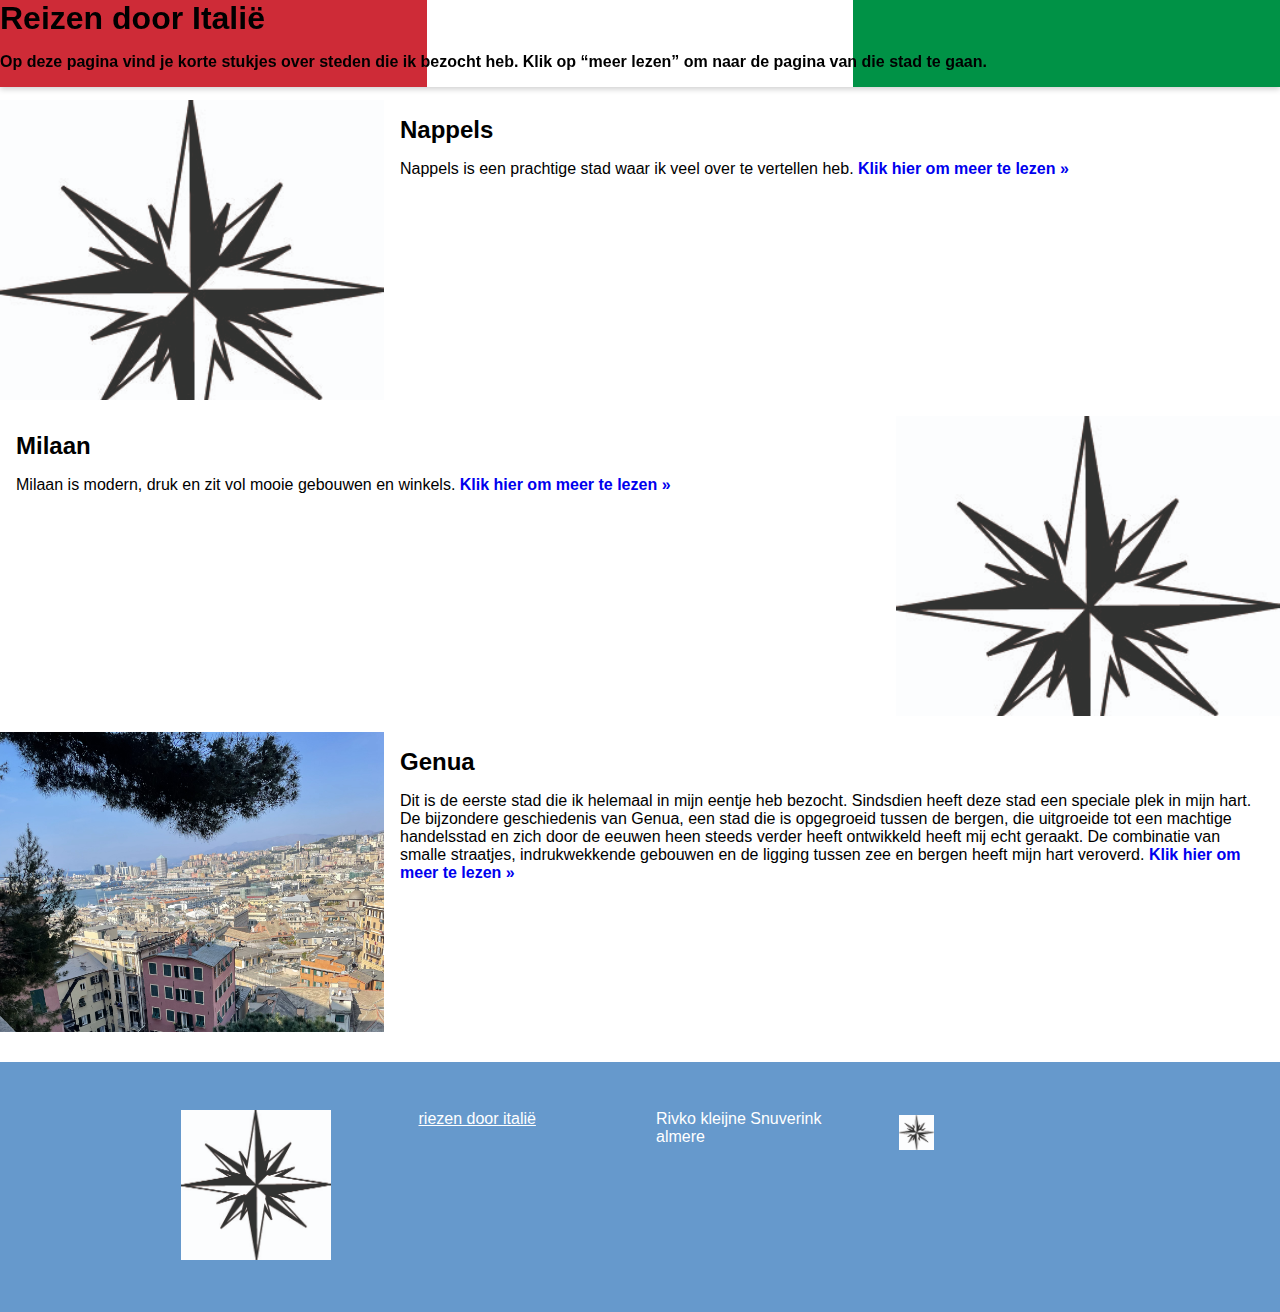
<file: index.html>
<!DOCTYPE html>
<html>
<head>
  <title>Reizen door Italië</title>
  <meta charset="utf-8">

  <style>
    body { margin: 0; padding: 0; font-family: Verdana, sans-serif; }

#header {
  position: fixed;
  top: 0;
  left: 0;
  width: 100%;


  background: linear-gradient(90deg,
    #ce2b37 0% 33.33%,
    #ffffff 33.33% 66.66%,
    #009246 66.66% 100%
  );

  z-index: 1000;
  box-shadow: 0 2px 6px rgba(0,0,0,0.2);
}


.header-inner {
  width: 950px;
  margin: 0 auto;
  padding: 20px 0;
}


    #inhoud { margin-bottom: 30px; }
    #inhoud { margin-top: 100px; 
}


    h1 { font-family: Kalam, sans-serif; font-size: 2em; margin: 0 0 10px 0; }
    h2 { margin: 0 0 10px 0; }

    #header h1, #header p { font-weight: bolder; }
    #header h1 { color: rgb(0, 0, 0); }
    

    
    .row {
      width: 100%;
      height: 300px;
      overflow: hidden;
      margin: 16px 0;
      box-sizing: border-box;
    }

   
    .txtimg {
      width: 30%;
      height: 300px;
      float: left;
      box-sizing: border-box;
    }

    .txtimg img {
      width: 100%;
      object-fit: cover;
      display: block;
    }

    
    .txt {
      width: 70%;      
      float: right;
      box-sizing: border-box;
      padding: 16px;
      overflow: auto;
    }

    
    .right .txtimg { float: right; }
    .right .txt { float: left; }

    
    .txt a {
      text-decoration: none;
      font-weight: bold;
    }
    .txt a:hover { text-decoration: underline; }
@media (max-width: 500px) {

  .row {
    height: auto;   /* hoogte automatisch laten meegroeien */
  }

  .txtimg {
    width: 100%;
    height: auto;
    float: none;    /* float uitzetten */
  }

  .txtimg img {
    height: auto;
  }

  .txt {
    width: 100%;
    float: none;    /* float uitzetten */
  }

}
    
    #footer {
      width: 100%;
      background-color: #6699cc;
      padding: 2em 0;
      font-family: Calibri, sans-serif;
      color: white;
      overflow: auto;
    }
    #footer .footer-inner {
      width: 950px;
      margin: 0 auto;
      overflow: auto;
    }
    #footer .col {
      width: 25%;
      float: left;
      padding: 1em;
      box-sizing: border-box;
      min-height: 6em;
    }
    #footer a { color: white; }

    #socials img {
      width: 35px;
      height: 35px;
      margin: 5px;
    }
  </style>
</head>

<body>
  <div id="header">
    <h1>Reizen door Italië</h1>
    <p>
      Op deze pagina vind je korte stukjes over steden die ik bezocht heb.
      Klik op “meer lezen” om naar de pagina van die stad te gaan.
    </p>
  </div>

  <div id="inhoud">

    <!-- Nappels -->
    <div class="row left">
      <div class="txtimg">
        <img src="logo.jpg" alt="Nappels">
      </div>
      <div class="txt">
        <h2>Nappels</h2>
        <p>
          Nappels is een prachtige stad waar ik veel over te vertellen heb.
          <a href="nappels.html">Klik hier om meer te lezen &raquo;</a>
        </p>
      </div>
    </div>

    <!-- Milaan -->
    <div class="row right">
      <div class="txtimg">
        <img src="logo.jpg" alt="Milaan">
      </div>
      <div class="txt">
        <h2>Milaan</h2>
        <p>
          Milaan is modern, druk en zit vol mooie gebouwen en winkels.
          <a href="milaan.html">Klik hier om meer te lezen &raquo;</a>
        </p>
      </div>
    </div>

    <div class="row left">
      <div class="txtimg">
        <img src="Genua_1.jpg" alt="Rome">
      </div>
      <div class="txt">
        <h2>Genua</h2>
        <p>
         Dit is de eerste stad die ik helemaal in mijn eentje heb bezocht. 
         Sindsdien heeft deze stad een speciale plek in mijn hart. De bijzondere geschiedenis van Genua,
         een stad die is opgegroeid tussen de bergen, die uitgroeide tot een machtige handelsstad en zich door de eeuwen heen steeds verder heeft ontwikkeld heeft mij echt geraakt.
        De combinatie van smalle straatjes, indrukwekkende gebouwen en de ligging tussen zee en bergen heeft mijn hart veroverd.
          <a href="Genua.html">Klik hier om meer te lezen &raquo;</a>
        </p>
      </div>
    </div>

  </div>

  <div id="footer">
    <div class="footer-inner">

      <div class="col">
        <img src="logo.jpg" width="150" alt="logo">
      </div>

      <div class="col">
        <a href="logo.jpg" target="_self">riezen door italië</a><br>
       
      </div>

      <div class="col">
        Rivko kleijne Snuverink<br>
        almere<br>
        
      </div>

      <div class="col">
        <div id="socials">
          <img src="logo.jpg" alt="social">
        </div>
      </div>

    </div>
  </div>

</body>
</html>
</file>
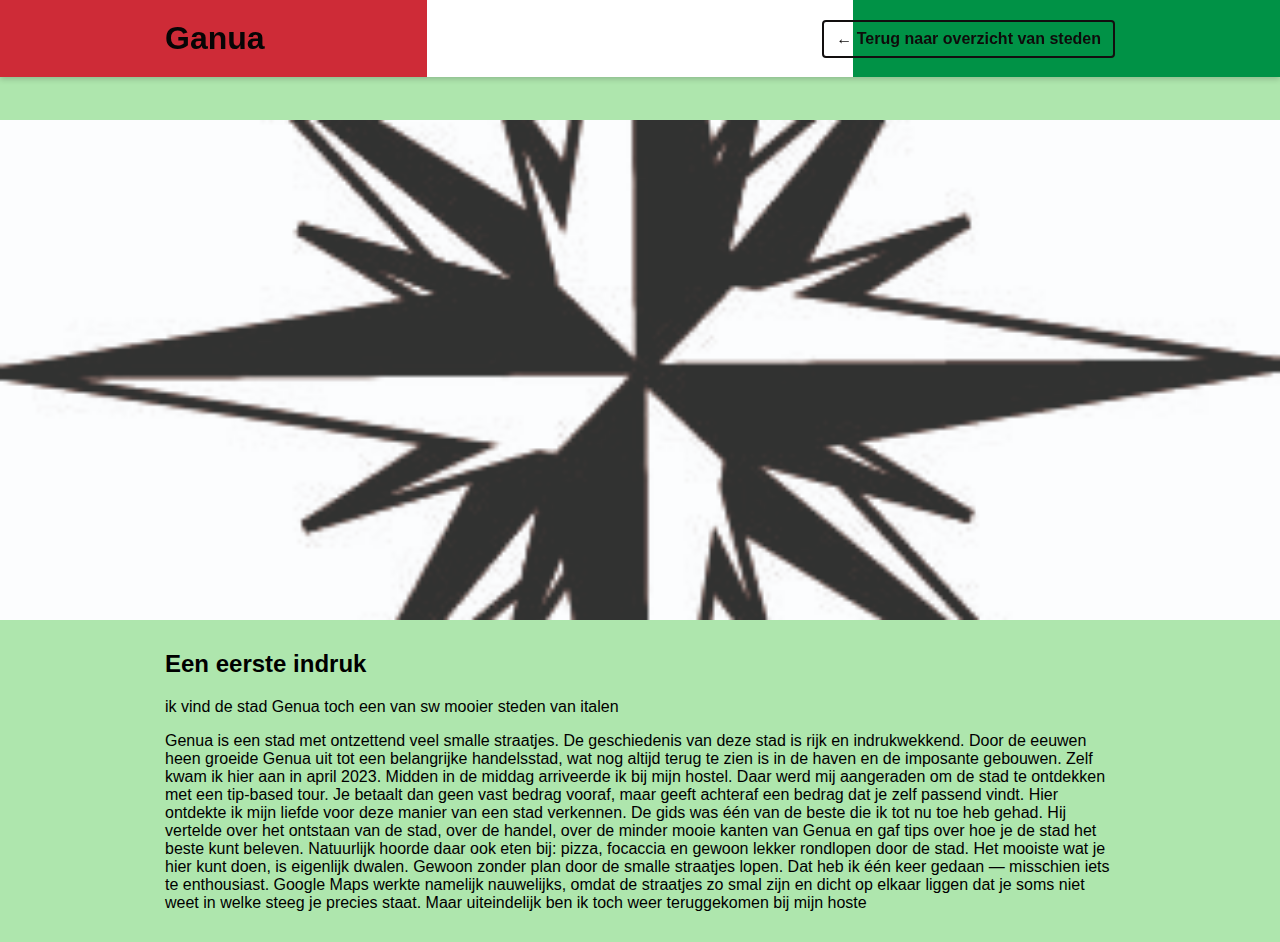
<file: Genua.html>
<!DOCTYPE html>
<html>
<head>
  <title>Genua</title>
  <meta charset="utf-8">
  <link rel="stylesheet" href="style.css">
</head>

<body>
  <div id="header">
    <div class="header-inner">
      <h1>Ganua</h1>
      <a href="index.html" class="back-btn">← Terug naar overzicht van steden</a>
    </div>
  </div>


  <div class="hero">
    <img src="logo.jpg" alt="Milaan">
  </div>

 
  <div id="inhoud">
    <h2>Een eerste indruk</h2>
    <p>
      ik vind de stad Genua toch een van sw mooier steden van italen 
    </p>

    <p>
      Genua is een stad met ontzettend veel smalle straatjes. De geschiedenis van deze stad is rijk en indrukwekkend. Door de eeuwen heen groeide Genua uit tot een belangrijke handelsstad, wat nog altijd terug te zien is in de haven en de imposante gebouwen.

Zelf kwam ik hier aan in april 2023. Midden in de middag arriveerde ik bij mijn hostel. Daar werd mij aangeraden om de stad te ontdekken met een tip-based tour. Je betaalt dan geen vast bedrag vooraf, maar geeft achteraf een bedrag dat je zelf passend vindt. Hier ontdekte ik mijn liefde voor deze manier van een stad verkennen.

De gids was één van de beste die ik tot nu toe heb gehad. Hij vertelde over het ontstaan van de stad, over de handel, over de minder mooie kanten van Genua en gaf tips over hoe je de stad het beste kunt beleven. Natuurlijk hoorde daar ook eten bij: pizza, focaccia en gewoon lekker rondlopen door de stad.

Het mooiste wat je hier kunt doen, is eigenlijk dwalen. Gewoon zonder plan door de smalle straatjes lopen. Dat heb ik één keer gedaan — misschien iets te enthousiast. Google Maps werkte namelijk nauwelijks, omdat de straatjes zo smal zijn en dicht op elkaar liggen dat je soms niet weet in welke steeg je precies staat.

Maar uiteindelijk ben ik toch weer teruggekomen bij mijn hoste
    </p>
  </div>

</body>
</html>
</file>
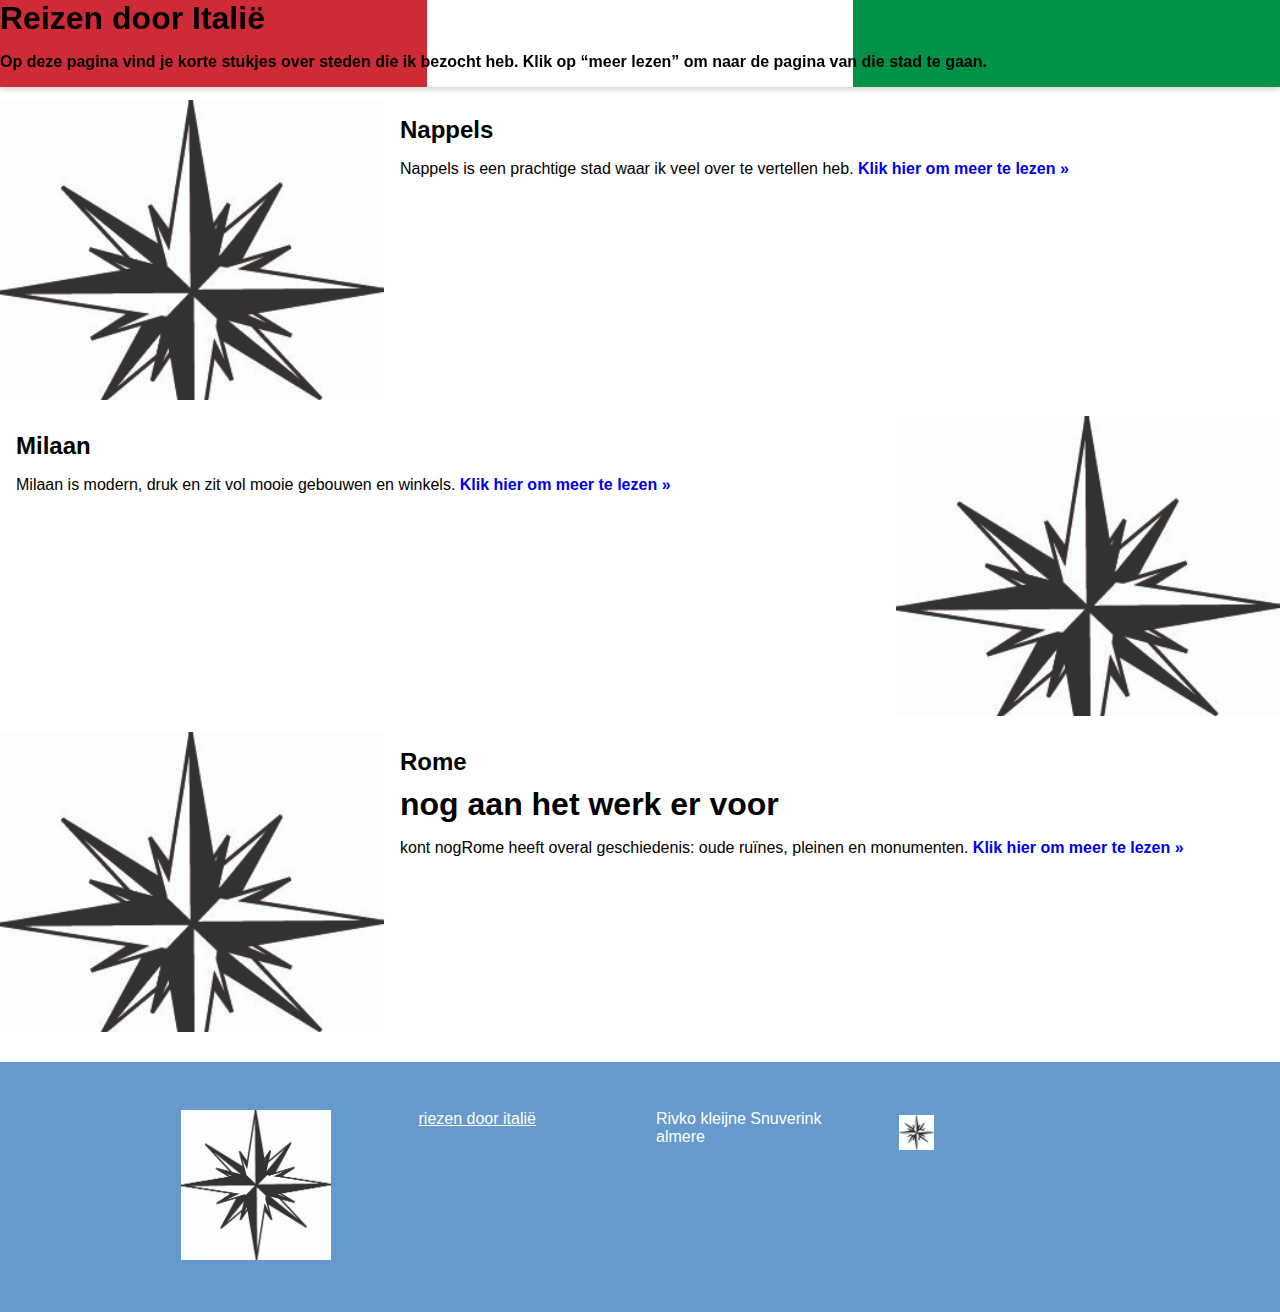
<file: index.html.html>
<!DOCTYPE html>
<html>
<head>
  <title>Reizen door Italië</title>
  <meta charset="utf-8">

  <style>
    body { margin: 0; padding: 0; font-family: Verdana, sans-serif; }

#header {
  position: fixed;
  top: 0;
  left: 0;
  width: 100%;


  background: linear-gradient(90deg,
    #ce2b37 0% 33.33%,
    #ffffff 33.33% 66.66%,
    #009246 66.66% 100%
  );

  z-index: 1000;
  box-shadow: 0 2px 6px rgba(0,0,0,0.2);
}


.header-inner {
  width: 950px;
  margin: 0 auto;
  padding: 20px 0;
}


    #inhoud { margin-bottom: 30px; }
    #inhoud { margin-top: 100px; 
}


    h1 { font-family: Kalam, sans-serif; font-size: 2em; margin: 0 0 10px 0; }
    h2 { margin: 0 0 10px 0; }

    #header h1, #header p { font-weight: bolder; }
    #header h1 { color: rgb(0, 0, 0); }
    

    
    .row {
      width: 100%;
      height: 300px;
      overflow: hidden;
      margin: 16px 0;
      box-sizing: border-box;
    }

   
    .txtimg {
      width: 30%;
      height: 300px;
      float: left;
      box-sizing: border-box;
    }

    .txtimg img {
      width: 100%;
      object-fit: cover;
      display: block;
    }

    
    .txt {
      width: 70%;      
      float: right;
      box-sizing: border-box;
      padding: 16px;
      overflow: auto;
    }

    
    .right .txtimg { float: right; }
    .right .txt { float: left; }

    
    .txt a {
      text-decoration: none;
      font-weight: bold;
    }
    .txt a:hover { text-decoration: underline; }
@media (max-width: 500px) {

  .row {
    height: auto;   /* hoogte automatisch laten meegroeien */
  }

  .txtimg {
    width: 100%;
    height: auto;
    float: none;    /* float uitzetten */
  }

  .txtimg img {
    height: auto;
  }

  .txt {
    width: 100%;
    float: none;    /* float uitzetten */
  }

}
    
    #footer {
      width: 100%;
      background-color: #6699cc;
      padding: 2em 0;
      font-family: Calibri, sans-serif;
      color: white;
      overflow: auto;
    }
    #footer .footer-inner {
      width: 950px;
      margin: 0 auto;
      overflow: auto;
    }
    #footer .col {
      width: 25%;
      float: left;
      padding: 1em;
      box-sizing: border-box;
      min-height: 6em;
    }
    #footer a { color: white; }

    #socials img {
      width: 35px;
      height: 35px;
      margin: 5px;
    }
  </style>
</head>

<body>
  <div id="header">
    <h1>Reizen door Italië</h1>
    <p>
      Op deze pagina vind je korte stukjes over steden die ik bezocht heb.
      Klik op “meer lezen” om naar de pagina van die stad te gaan.
    </p>
  </div>

  <div id="inhoud">

    <!-- Nappels -->
    <div class="row left">
      <div class="txtimg">
        <img src="logo.jpg" alt="Nappels">
      </div>
      <div class="txt">
        <h2>Nappels</h2>
        <p>
          Nappels is een prachtige stad waar ik veel over te vertellen heb.
          <a href="nappels.html">Klik hier om meer te lezen &raquo;</a>
        </p>
      </div>
    </div>

    <!-- Milaan -->
    <div class="row right">
      <div class="txtimg">
        <img src="logo.jpg" alt="Milaan">
      </div>
      <div class="txt">
        <h2>Milaan</h2>
        <p>
          Milaan is modern, druk en zit vol mooie gebouwen en winkels.
          <a href="milaan.html">Klik hier om meer te lezen &raquo;</a>
        </p>
      </div>
    </div>

    <!-- Rome moet nog komen -->
    <div class="row left">
      <div class="txtimg">
        <img src="logo.jpg" alt="Rome">
      </div>
      <div class="txt">
        <h2>Rome</h2>
        <h1> nog aan het werk er voor</h1>
        <p>
          kont nogRome heeft overal geschiedenis: oude ruïnes, pleinen en monumenten.
          <a href="rome.html">Klik hier om meer te lezen &raquo;</a>
        </p>
      </div>
    </div>

  </div>

  <div id="footer">
    <div class="footer-inner">

      <div class="col">
        <img src="logo.jpg" width="150" alt="logo">
      </div>

      <div class="col">
        <a href="logo.jpg" target="_self">riezen door italië</a><br>
       
      </div>

      <div class="col">
        Rivko kleijne Snuverink<br>
        almere<br>
        
      </div>

      <div class="col">
        <div id="socials">
          <img src="logo.jpg" alt="social">
        </div>
      </div>

    </div>
  </div>

</body>
</html>
</file>
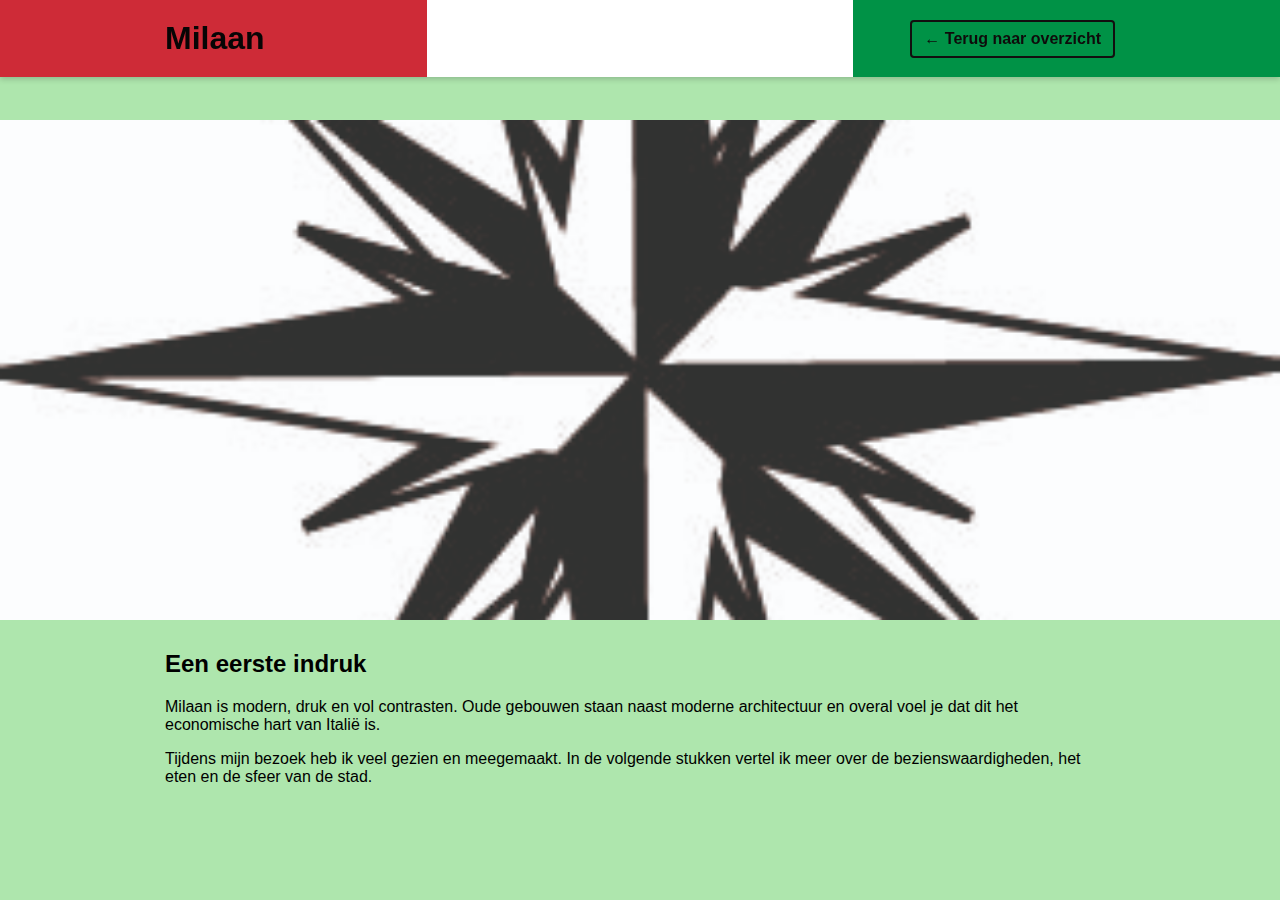
<file: milaan.html>
<!DOCTYPE html>
<html>
<head>
  <title>Milaan</title>
  <meta charset="utf-8">
  <link rel="stylesheet" href="style.css">
</head>

<body>
  <div id="header">
    <div class="header-inner">
      <h1>Milaan</h1>
      <a href="index.html" class="back-btn">← Terug naar overzicht</a>
    </div>
  </div>


  <div class="hero">
    <img src="logo.jpg" alt="Milaan">
  </div>

 
  <div id="inhoud">
    <h2>Een eerste indruk</h2>
    <p>
      Milaan is modern, druk en vol contrasten. Oude gebouwen staan naast
      moderne architectuur en overal voel je dat dit het economische hart
      van Italië is.
    </p>

    <p>
      Tijdens mijn bezoek heb ik veel gezien en meegemaakt. In de volgende
      stukken vertel ik meer over de bezienswaardigheden, het eten en de sfeer
      van de stad.
    </p>
  </div>

</body>
</html>
</file>
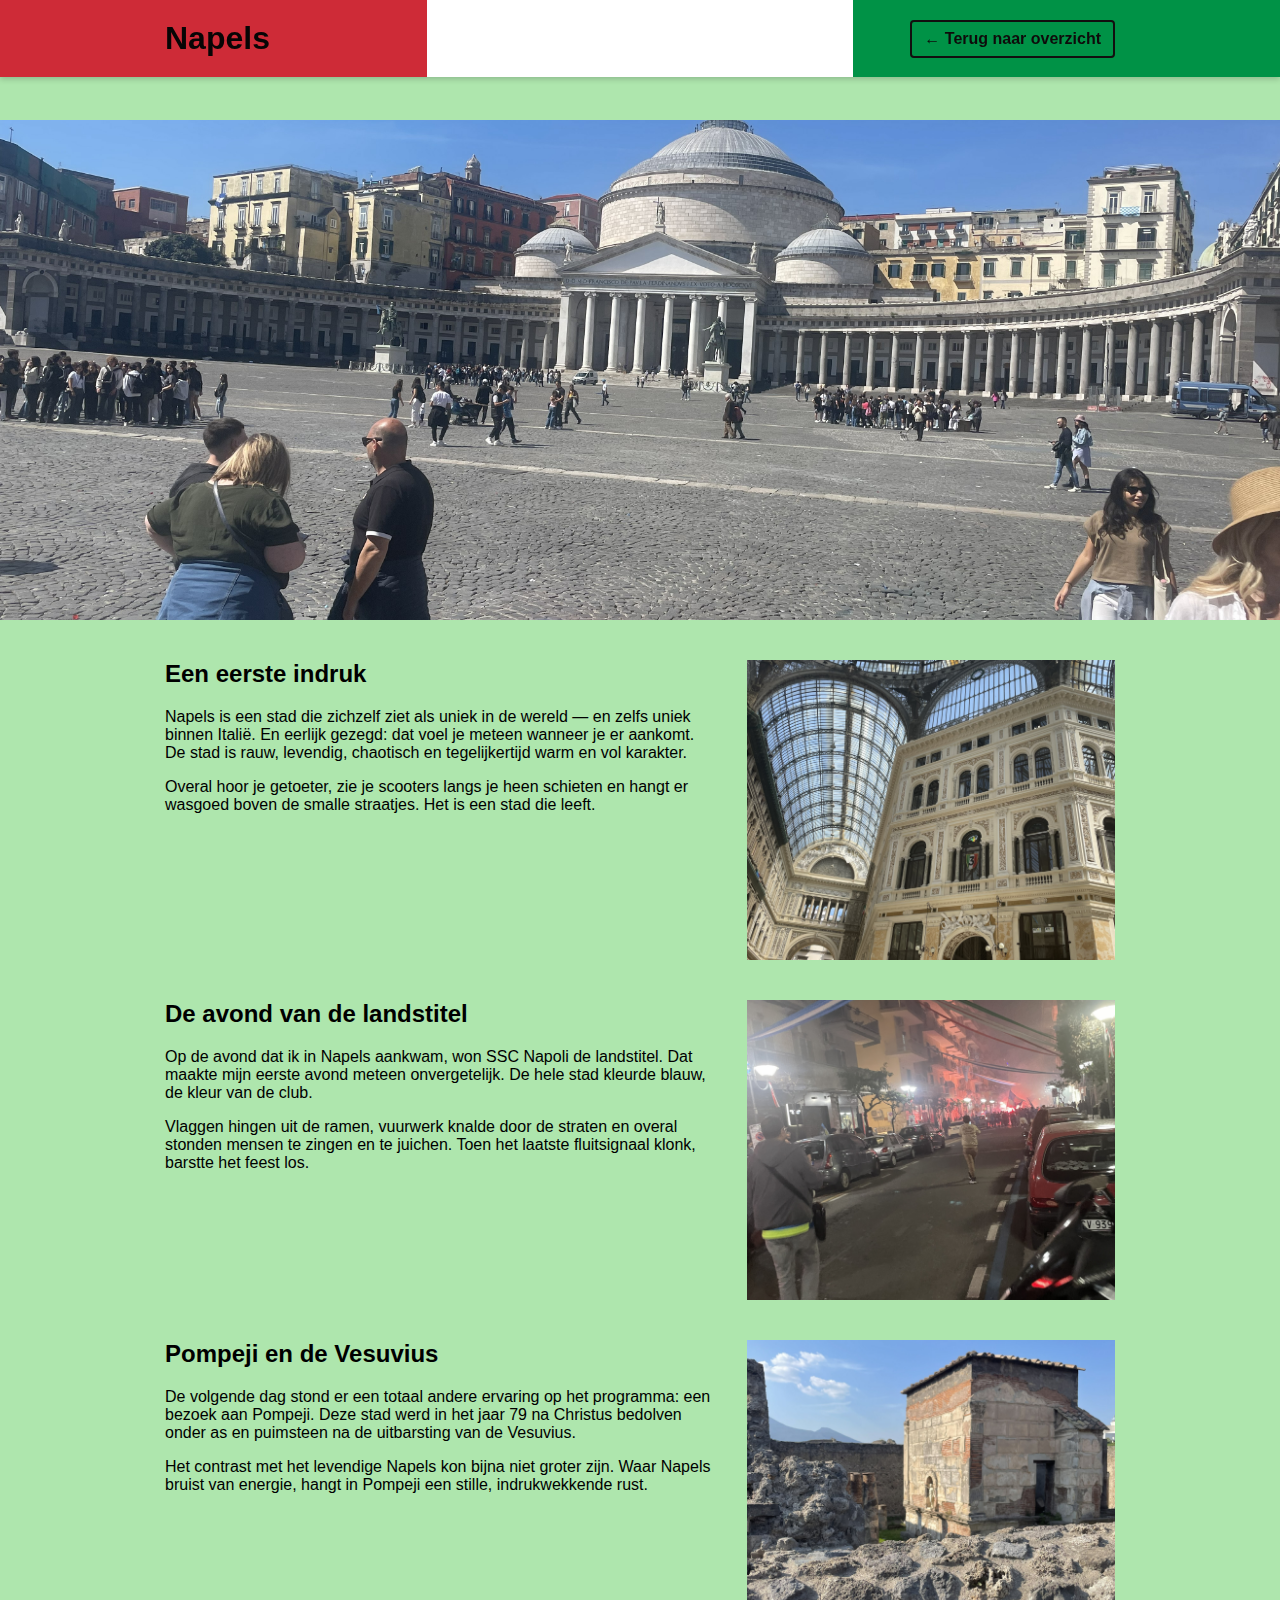
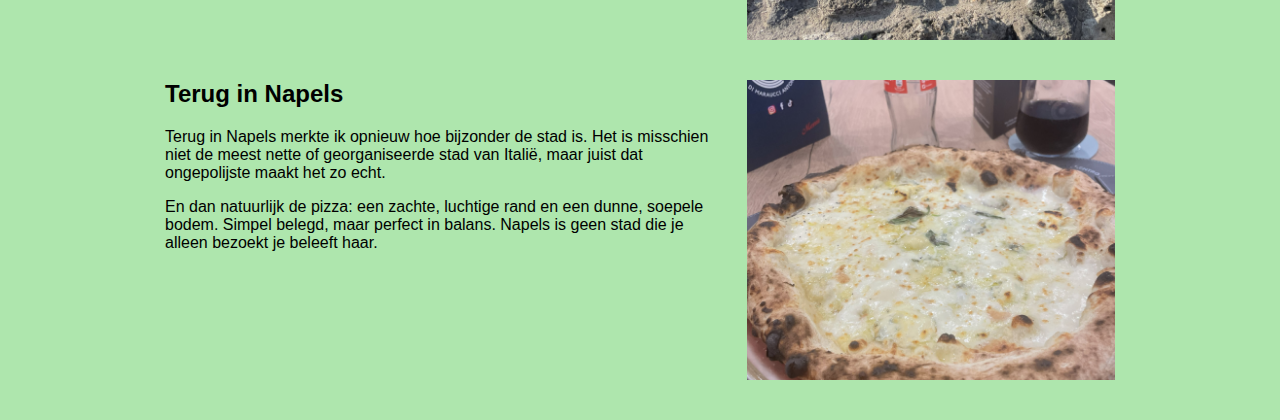
<file: napels.html>
<!DOCTYPE html>
<html>
<head>
  <title>Napels</title>
  <meta charset="utf-8">
  <link rel="stylesheet" href="style.css">
</head>

<body>


  <div id="header">
    <div class="header-inner">
      <h1>Napels</h1>
      <a href="index.html" class="back-btn">← Terug naar overzicht</a>
    </div>
  </div>

  
  <div class="hero">
    <img
      src="IMG_5266_nappels.jpg"
      alt="Napels"
    >
  </div>

  <!-- INHOUD -->
  <div id="inhoud">

    <!-- BLOK 1 -->
    <div class="content-row">
      <div class="content-text">
        <h2>Een eerste indruk</h2>
        <p>
          Napels is een stad die zichzelf ziet als uniek in de wereld — en zelfs uniek binnen Italië.
          En eerlijk gezegd: dat voel je meteen wanneer je er aankomt. De stad is rauw, levendig,
          chaotisch en tegelijkertijd warm en vol karakter.
        </p>
        <p>
          Overal hoor je getoeter, zie je scooters langs je heen schieten en hangt er wasgoed boven
          de smalle straatjes. Het is een stad die leeft.
        </p>
      </div>

      <div class="content-img">
        <img
          src="IMG_5268_nappels.jpg"
          alt="Napels straat"
        >
      </div>
    </div>

    <!-- BLOK 2 -->
    <div class="content-row">
      <div class="content-text">
        <h2>De avond van de landstitel</h2>
        <p>
          Op de avond dat ik in Napels aankwam, won SSC Napoli de landstitel. Dat maakte mijn eerste
          avond meteen onvergetelijk. De hele stad kleurde blauw, de kleur van de club.
        </p>
        <p>
          Vlaggen hingen uit de ramen, vuurwerk knalde door de straten en overal stonden mensen te
          zingen en te juichen. Toen het laatste fluitsignaal klonk, barstte het feest los.
        </p>
      </div>

      <div class="content-img">
        <img
          src="IMG_5258_nappels.jpg"
          alt="Viering SSC Napoli"
        >
      </div>
    </div>

    
    <div class="content-row">
      <div class="content-text">
        <h2>Pompeji en de Vesuvius</h2>
        <p>
          De volgende dag stond er een totaal andere ervaring op het programma: een bezoek aan Pompeji.
          Deze stad werd in het jaar 79 na Christus bedolven onder as en puimsteen na de uitbarsting
          van de Vesuvius.
        </p>
        <p>
          Het contrast met het levendige Napels kon bijna niet groter zijn. Waar Napels bruist van energie,
          hangt in Pompeji een stille, indrukwekkende rust.
        </p>
      </div>

      <div class="content-img">
        <img
          src="pompe.jpeg"
          alt="Pompeji"
        >
      </div>
    </div>

 
    <div class="content-row">
      <div class="content-text">
        <h2>Terug in Napels</h2>
        <p>
          Terug in Napels merkte ik opnieuw hoe bijzonder de stad is. Het is misschien niet de meest nette
          of georganiseerde stad van Italië, maar juist dat ongepolijste maakt het zo echt.
        </p>
        <p>
          En dan natuurlijk de pizza: een zachte, luchtige rand en een dunne, soepele bodem. Simpel belegd,
          maar perfect in balans. Napels is geen stad die je alleen bezoekt je beleeft haar.
        </p>
      </div>

      <div class="content-img">
        <img
          src="napels_pizza.jpeg"
          alt="Napolitaanse pizza"
        >
      </div>
    </div>

  </div>

</body>
</html>
</file>
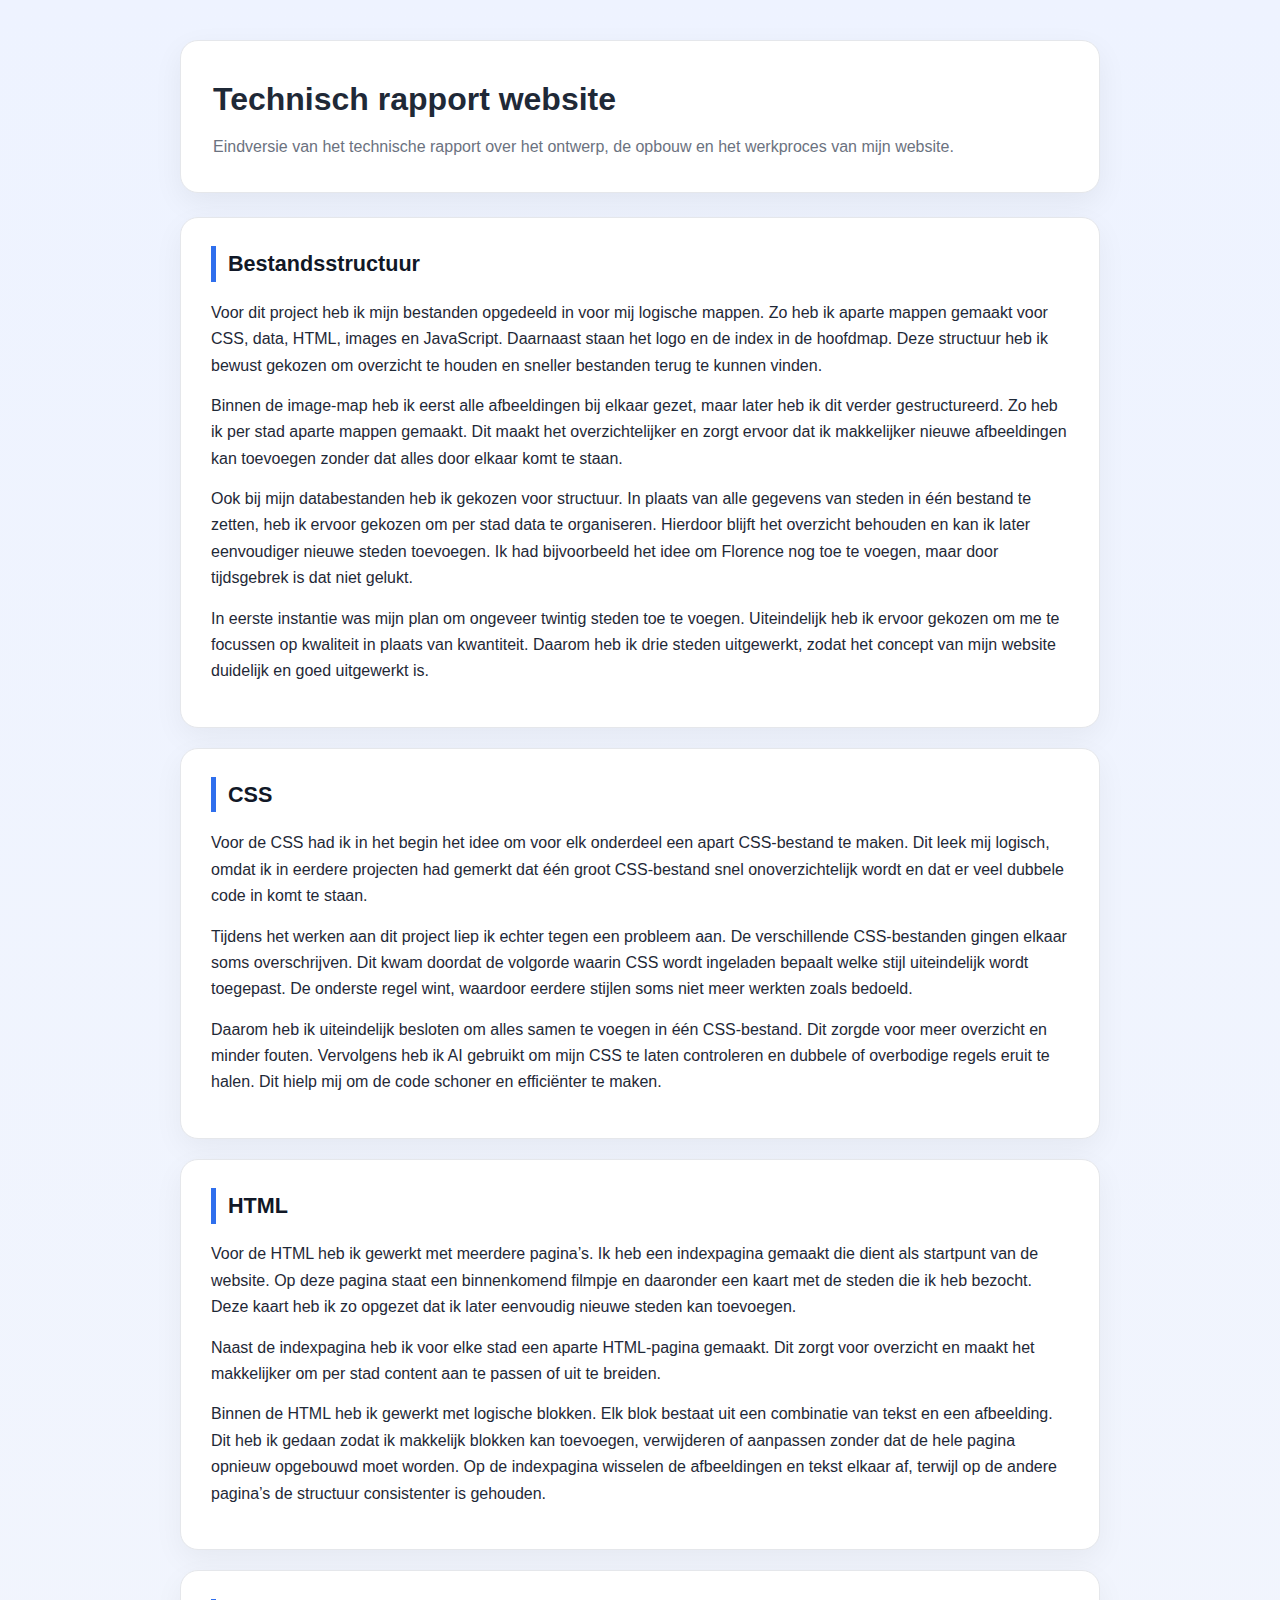
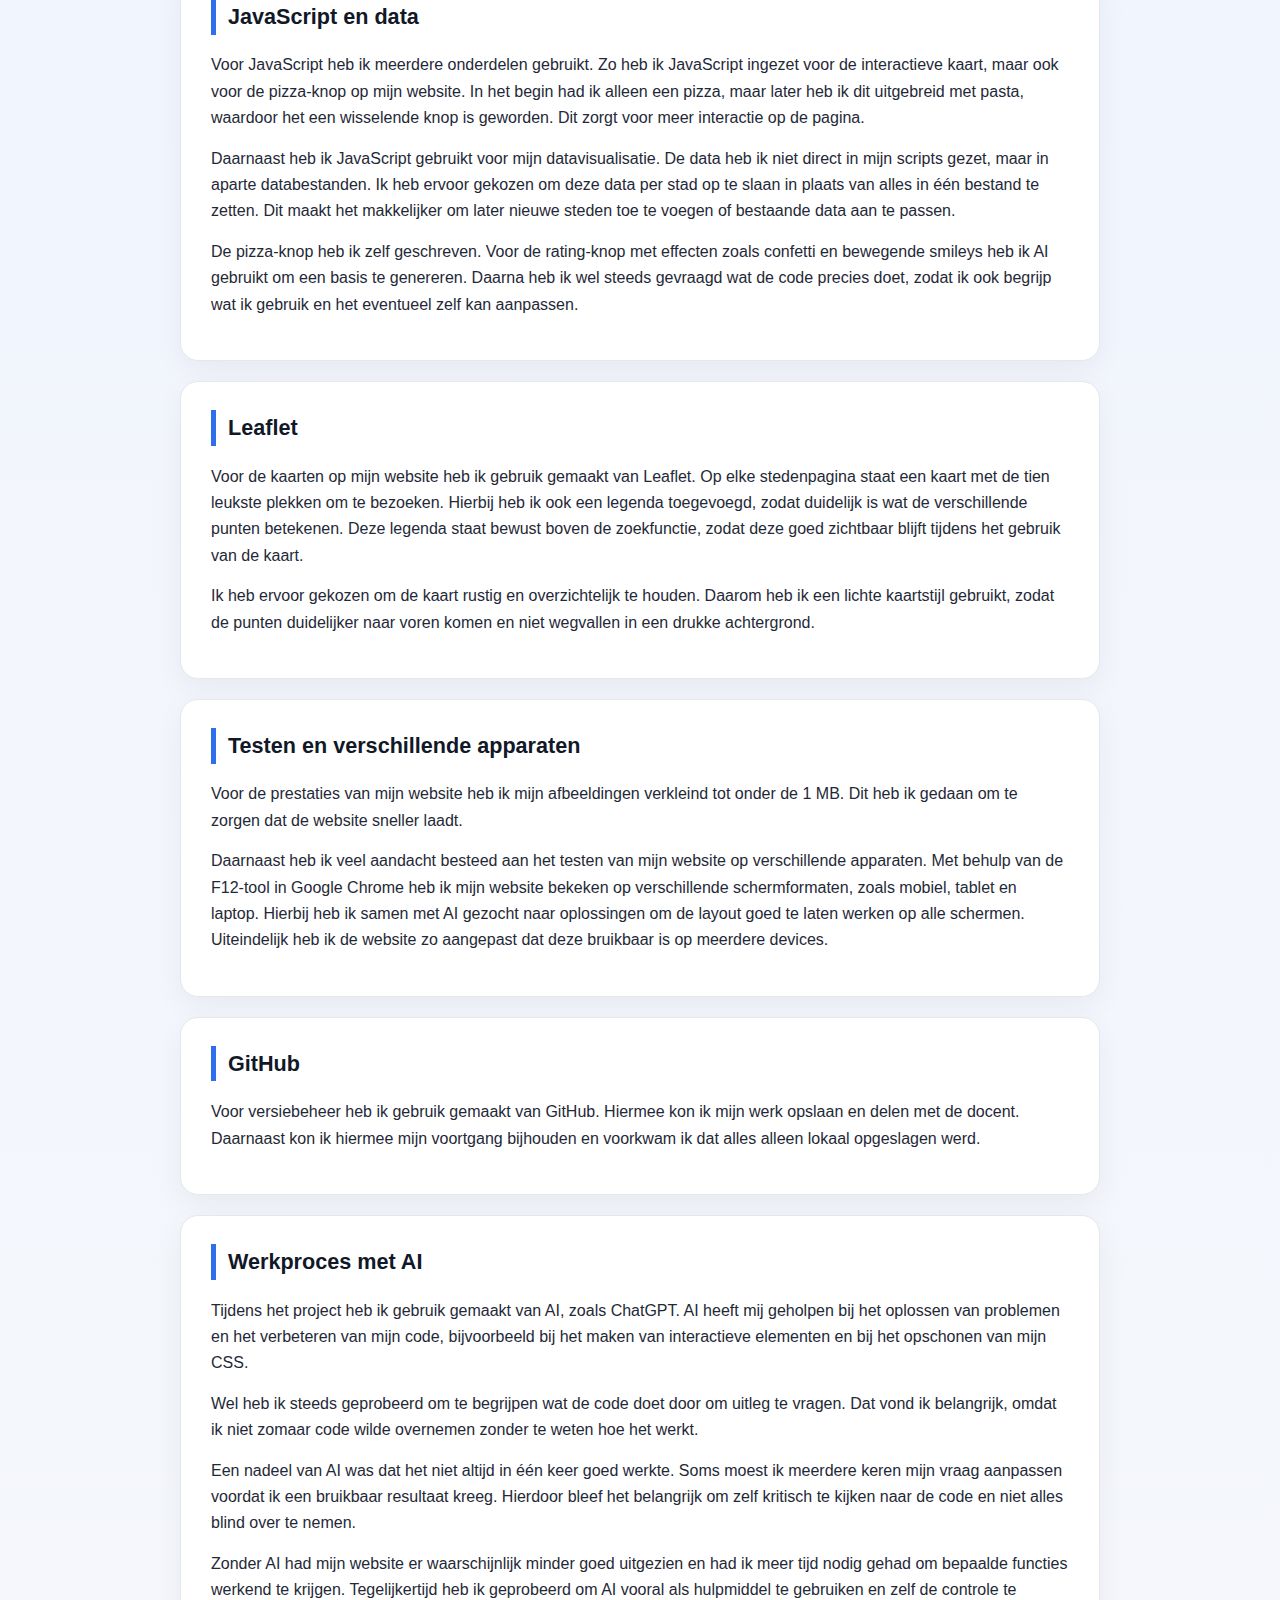
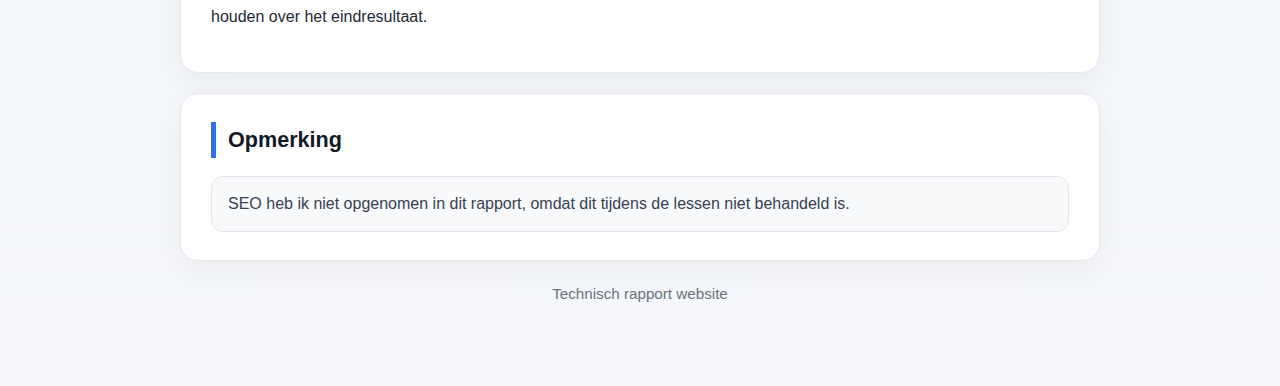
<file: htm/technisch_rapport.html>
<!DOCTYPE html>
<html lang="nl">
<head>
  <meta charset="UTF-8">
  <meta name="viewport" content="width=device-width, initial-scale=1.0">
  <title>Technisch rapport website</title>
  <style>
    :root{
      --bg:#f5f7fb;
      --card:#ffffff;
      --text:#1f2937;
      --muted:#6b7280;
      --accent:#2f6fed;
      --border:#e5e7eb;
    }
    *{box-sizing:border-box}
    body{
      margin:0;
      font-family: Arial, Helvetica, sans-serif;
      background: linear-gradient(180deg, #eef3ff 0%, var(--bg) 100%);
      color:var(--text);
      line-height:1.65;
    }
    .container{
      max-width: 960px;
      margin: 40px auto;
      padding: 0 20px 40px;
    }
    .hero{
      background: var(--card);
      border:1px solid var(--border);
      border-radius: 18px;
      padding: 32px;
      box-shadow: 0 10px 30px rgba(0,0,0,.06);
      margin-bottom: 24px;
    }
    h1{
      margin:0 0 8px;
      font-size: 2rem;
    }
    .subtitle{
      margin:0;
      color:var(--muted);
    }
    .section{
      background: var(--card);
      border:1px solid var(--border);
      border-radius: 18px;
      padding: 28px 30px;
      box-shadow: 0 10px 30px rgba(0,0,0,.05);
      margin-bottom: 20px;
    }
    h2{
      margin-top:0;
      font-size:1.35rem;
      color:#111827;
      border-left: 5px solid var(--accent);
      padding-left: 12px;
    }
    p{
      margin: 0 0 14px;
    }
    .note{
      background:#f8fafc;
      border:1px solid var(--border);
      border-radius:12px;
      padding:14px 16px;
      color:#374151;
    }
    footer{
      text-align:center;
      color:var(--muted);
      font-size:.95rem;
      margin-top: 14px;
    }
  </style>
</head>
<body>
  <div class="container">
    <section class="hero">
      <h1>Technisch rapport website</h1>
      <p class="subtitle">Eindversie van het technische rapport over het ontwerp, de opbouw en het werkproces van mijn website.</p>
    </section>

    <section class="section">
      <h2>Bestandsstructuur</h2>
      <p>
        Voor dit project heb ik mijn bestanden opgedeeld in voor mij logische mappen. Zo heb ik aparte mappen gemaakt voor CSS, data, HTML, images en JavaScript. Daarnaast staan het logo en de index in de hoofdmap. Deze structuur heb ik bewust gekozen om overzicht te houden en sneller bestanden terug te kunnen vinden.
      </p>
      <p>
        Binnen de image-map heb ik eerst alle afbeeldingen bij elkaar gezet, maar later heb ik dit verder gestructureerd. Zo heb ik per stad aparte mappen gemaakt. Dit maakt het overzichtelijker en zorgt ervoor dat ik makkelijker nieuwe afbeeldingen kan toevoegen zonder dat alles door elkaar komt te staan.
      </p>
      <p>
        Ook bij mijn databestanden heb ik gekozen voor structuur. In plaats van alle gegevens van steden in één bestand te zetten, heb ik ervoor gekozen om per stad data te organiseren. Hierdoor blijft het overzicht behouden en kan ik later eenvoudiger nieuwe steden toevoegen. Ik had bijvoorbeeld het idee om Florence nog toe te voegen, maar door tijdsgebrek is dat niet gelukt.
      </p>
      <p>
        In eerste instantie was mijn plan om ongeveer twintig steden toe te voegen. Uiteindelijk heb ik ervoor gekozen om me te focussen op kwaliteit in plaats van kwantiteit. Daarom heb ik drie steden uitgewerkt, zodat het concept van mijn website duidelijk en goed uitgewerkt is.
      </p>
    </section>

    <section class="section">
      <h2>CSS</h2>
      <p>
        Voor de CSS had ik in het begin het idee om voor elk onderdeel een apart CSS-bestand te maken. Dit leek mij logisch, omdat ik in eerdere projecten had gemerkt dat één groot CSS-bestand snel onoverzichtelijk wordt en dat er veel dubbele code in komt te staan.
      </p>
      <p>
        Tijdens het werken aan dit project liep ik echter tegen een probleem aan. De verschillende CSS-bestanden gingen elkaar soms overschrijven. Dit kwam doordat de volgorde waarin CSS wordt ingeladen bepaalt welke stijl uiteindelijk wordt toegepast. De onderste regel wint, waardoor eerdere stijlen soms niet meer werkten zoals bedoeld.
      </p>
      <p>
        Daarom heb ik uiteindelijk besloten om alles samen te voegen in één CSS-bestand. Dit zorgde voor meer overzicht en minder fouten. Vervolgens heb ik AI gebruikt om mijn CSS te laten controleren en dubbele of overbodige regels eruit te halen. Dit hielp mij om de code schoner en efficiënter te maken.
      </p>
    </section>

    <section class="section">
      <h2>HTML</h2>
      <p>
        Voor de HTML heb ik gewerkt met meerdere pagina’s. Ik heb een indexpagina gemaakt die dient als startpunt van de website. Op deze pagina staat een binnenkomend filmpje en daaronder een kaart met de steden die ik heb bezocht. Deze kaart heb ik zo opgezet dat ik later eenvoudig nieuwe steden kan toevoegen.
      </p>
      <p>
        Naast de indexpagina heb ik voor elke stad een aparte HTML-pagina gemaakt. Dit zorgt voor overzicht en maakt het makkelijker om per stad content aan te passen of uit te breiden.
      </p>
      <p>
        Binnen de HTML heb ik gewerkt met logische blokken. Elk blok bestaat uit een combinatie van tekst en een afbeelding. Dit heb ik gedaan zodat ik makkelijk blokken kan toevoegen, verwijderen of aanpassen zonder dat de hele pagina opnieuw opgebouwd moet worden. Op de indexpagina wisselen de afbeeldingen en tekst elkaar af, terwijl op de andere pagina’s de structuur consistenter is gehouden.
      </p>
    </section>

    <section class="section">
      <h2>JavaScript en data</h2>
      <p>
        Voor JavaScript heb ik meerdere onderdelen gebruikt. Zo heb ik JavaScript ingezet voor de interactieve kaart, maar ook voor de pizza-knop op mijn website. In het begin had ik alleen een pizza, maar later heb ik dit uitgebreid met pasta, waardoor het een wisselende knop is geworden. Dit zorgt voor meer interactie op de pagina.
      </p>
      <p>
        Daarnaast heb ik JavaScript gebruikt voor mijn datavisualisatie. De data heb ik niet direct in mijn scripts gezet, maar in aparte databestanden. Ik heb ervoor gekozen om deze data per stad op te slaan in plaats van alles in één bestand te zetten. Dit maakt het makkelijker om later nieuwe steden toe te voegen of bestaande data aan te passen.
      </p>
      <p>
        De pizza-knop heb ik zelf geschreven. Voor de rating-knop met effecten zoals confetti en bewegende smileys heb ik AI gebruikt om een basis te genereren. Daarna heb ik wel steeds gevraagd wat de code precies doet, zodat ik ook begrijp wat ik gebruik en het eventueel zelf kan aanpassen.
      </p>
    </section>

    <section class="section">
      <h2>Leaflet</h2>
      <p>
        Voor de kaarten op mijn website heb ik gebruik gemaakt van Leaflet. Op elke stedenpagina staat een kaart met de tien leukste plekken om te bezoeken. Hierbij heb ik ook een legenda toegevoegd, zodat duidelijk is wat de verschillende punten betekenen. Deze legenda staat bewust boven de zoekfunctie, zodat deze goed zichtbaar blijft tijdens het gebruik van de kaart.
      </p>
      <p>
        Ik heb ervoor gekozen om de kaart rustig en overzichtelijk te houden. Daarom heb ik een lichte kaartstijl gebruikt, zodat de punten duidelijker naar voren komen en niet wegvallen in een drukke achtergrond.
      </p>
    </section>

    <section class="section">
      <h2>Testen en verschillende apparaten</h2>
      <p>
        Voor de prestaties van mijn website heb ik mijn afbeeldingen verkleind tot onder de 1 MB. Dit heb ik gedaan om te zorgen dat de website sneller laadt.
      </p>
      <p>
        Daarnaast heb ik veel aandacht besteed aan het testen van mijn website op verschillende apparaten. Met behulp van de F12-tool in Google Chrome heb ik mijn website bekeken op verschillende schermformaten, zoals mobiel, tablet en laptop. Hierbij heb ik samen met AI gezocht naar oplossingen om de layout goed te laten werken op alle schermen. Uiteindelijk heb ik de website zo aangepast dat deze bruikbaar is op meerdere devices.
      </p>
    </section>

    <section class="section">
      <h2>GitHub</h2>
      <p>
        Voor versiebeheer heb ik gebruik gemaakt van GitHub. Hiermee kon ik mijn werk opslaan en delen met de docent. Daarnaast kon ik hiermee mijn voortgang bijhouden en voorkwam ik dat alles alleen lokaal opgeslagen werd.
      </p>
    </section>

    <section class="section">
      <h2>Werkproces met AI</h2>
      <p>
        Tijdens het project heb ik gebruik gemaakt van AI, zoals ChatGPT. AI heeft mij geholpen bij het oplossen van problemen en het verbeteren van mijn code, bijvoorbeeld bij het maken van interactieve elementen en bij het opschonen van mijn CSS.
      </p>
      <p>
        Wel heb ik steeds geprobeerd om te begrijpen wat de code doet door om uitleg te vragen. Dat vond ik belangrijk, omdat ik niet zomaar code wilde overnemen zonder te weten hoe het werkt.
      </p>
      <p>
        Een nadeel van AI was dat het niet altijd in één keer goed werkte. Soms moest ik meerdere keren mijn vraag aanpassen voordat ik een bruikbaar resultaat kreeg. Hierdoor bleef het belangrijk om zelf kritisch te kijken naar de code en niet alles blind over te nemen.
      </p>
      <p>
        Zonder AI had mijn website er waarschijnlijk minder goed uitgezien en had ik meer tijd nodig gehad om bepaalde functies werkend te krijgen. Tegelijkertijd heb ik geprobeerd om AI vooral als hulpmiddel te gebruiken en zelf de controle te houden over het eindresultaat.
      </p>
    </section>

    <section class="section">
      <h2>Opmerking</h2>
      <div class="note">
        SEO heb ik niet opgenomen in dit rapport, omdat dit tijdens de lessen niet behandeld is.
      </div>
    </section>

    <footer>
      Technisch rapport website
    </footer>
  </div>
</body>
</html>
</file>
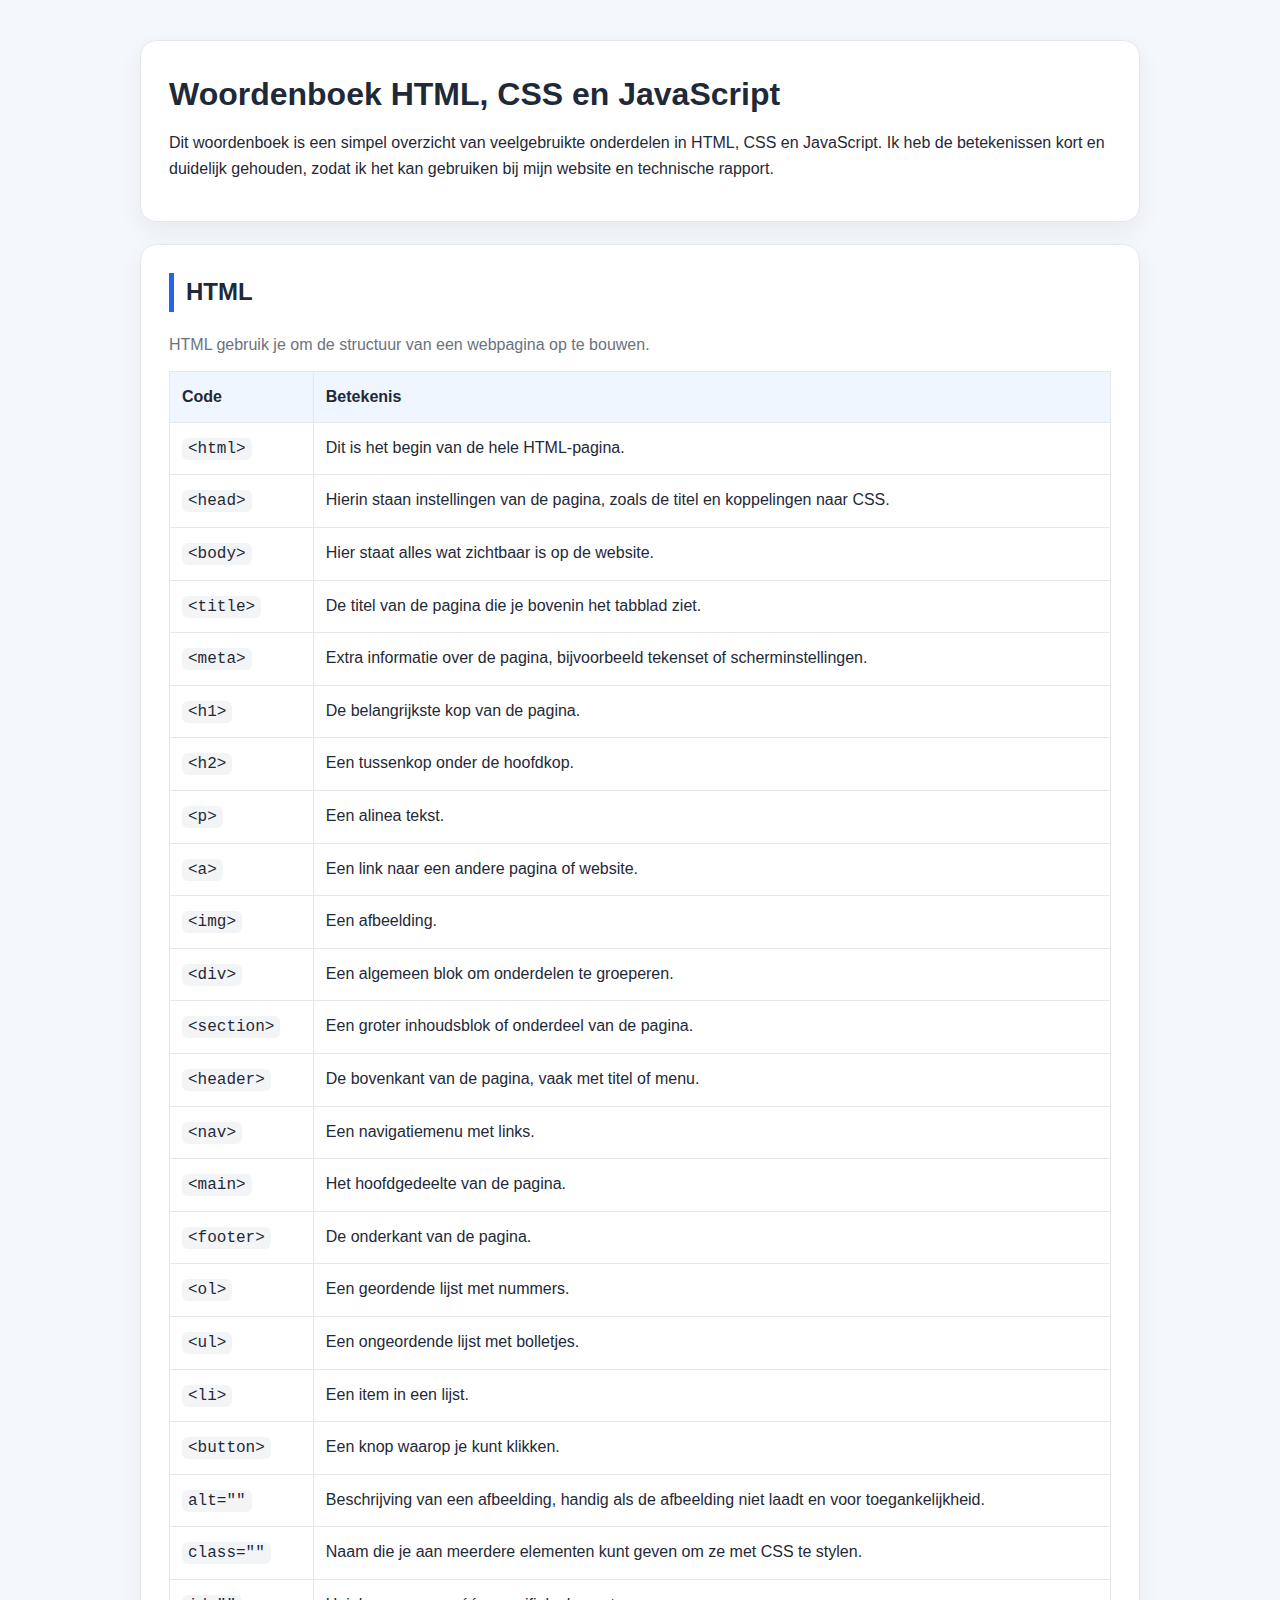
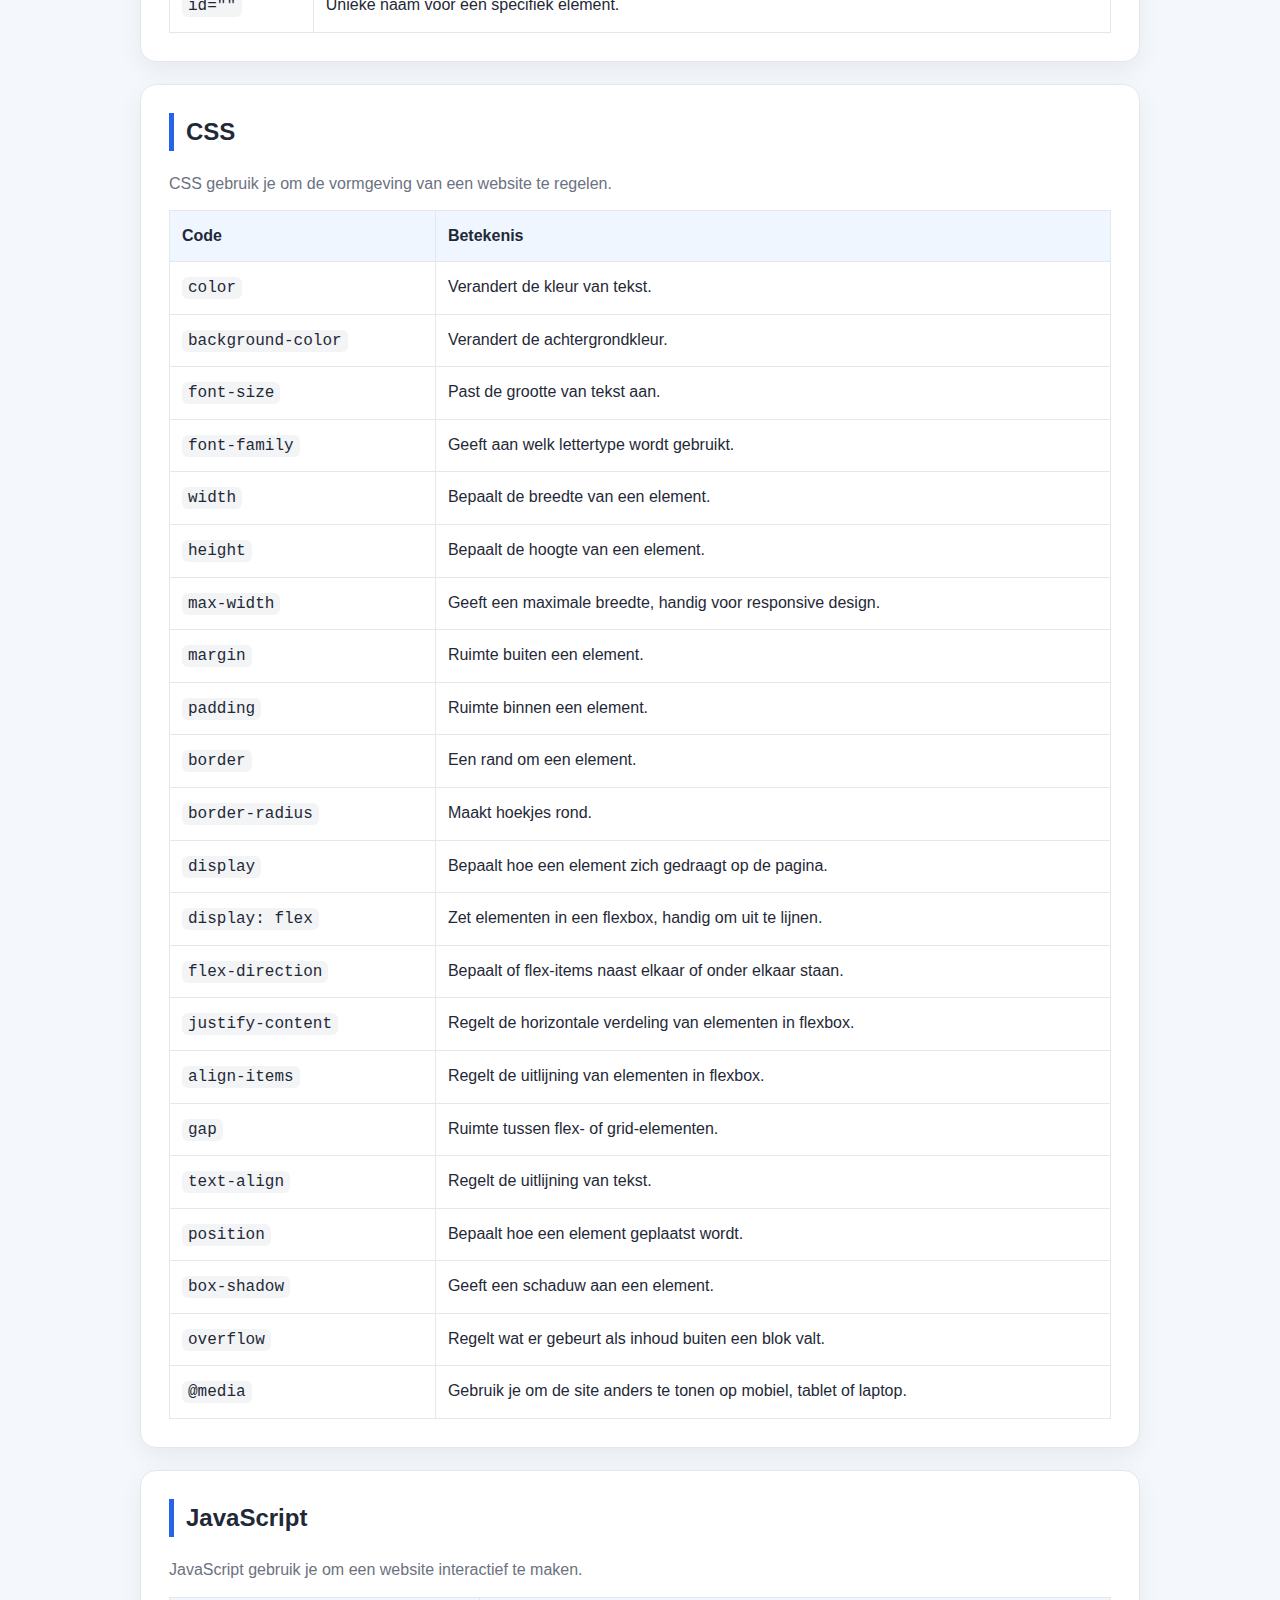
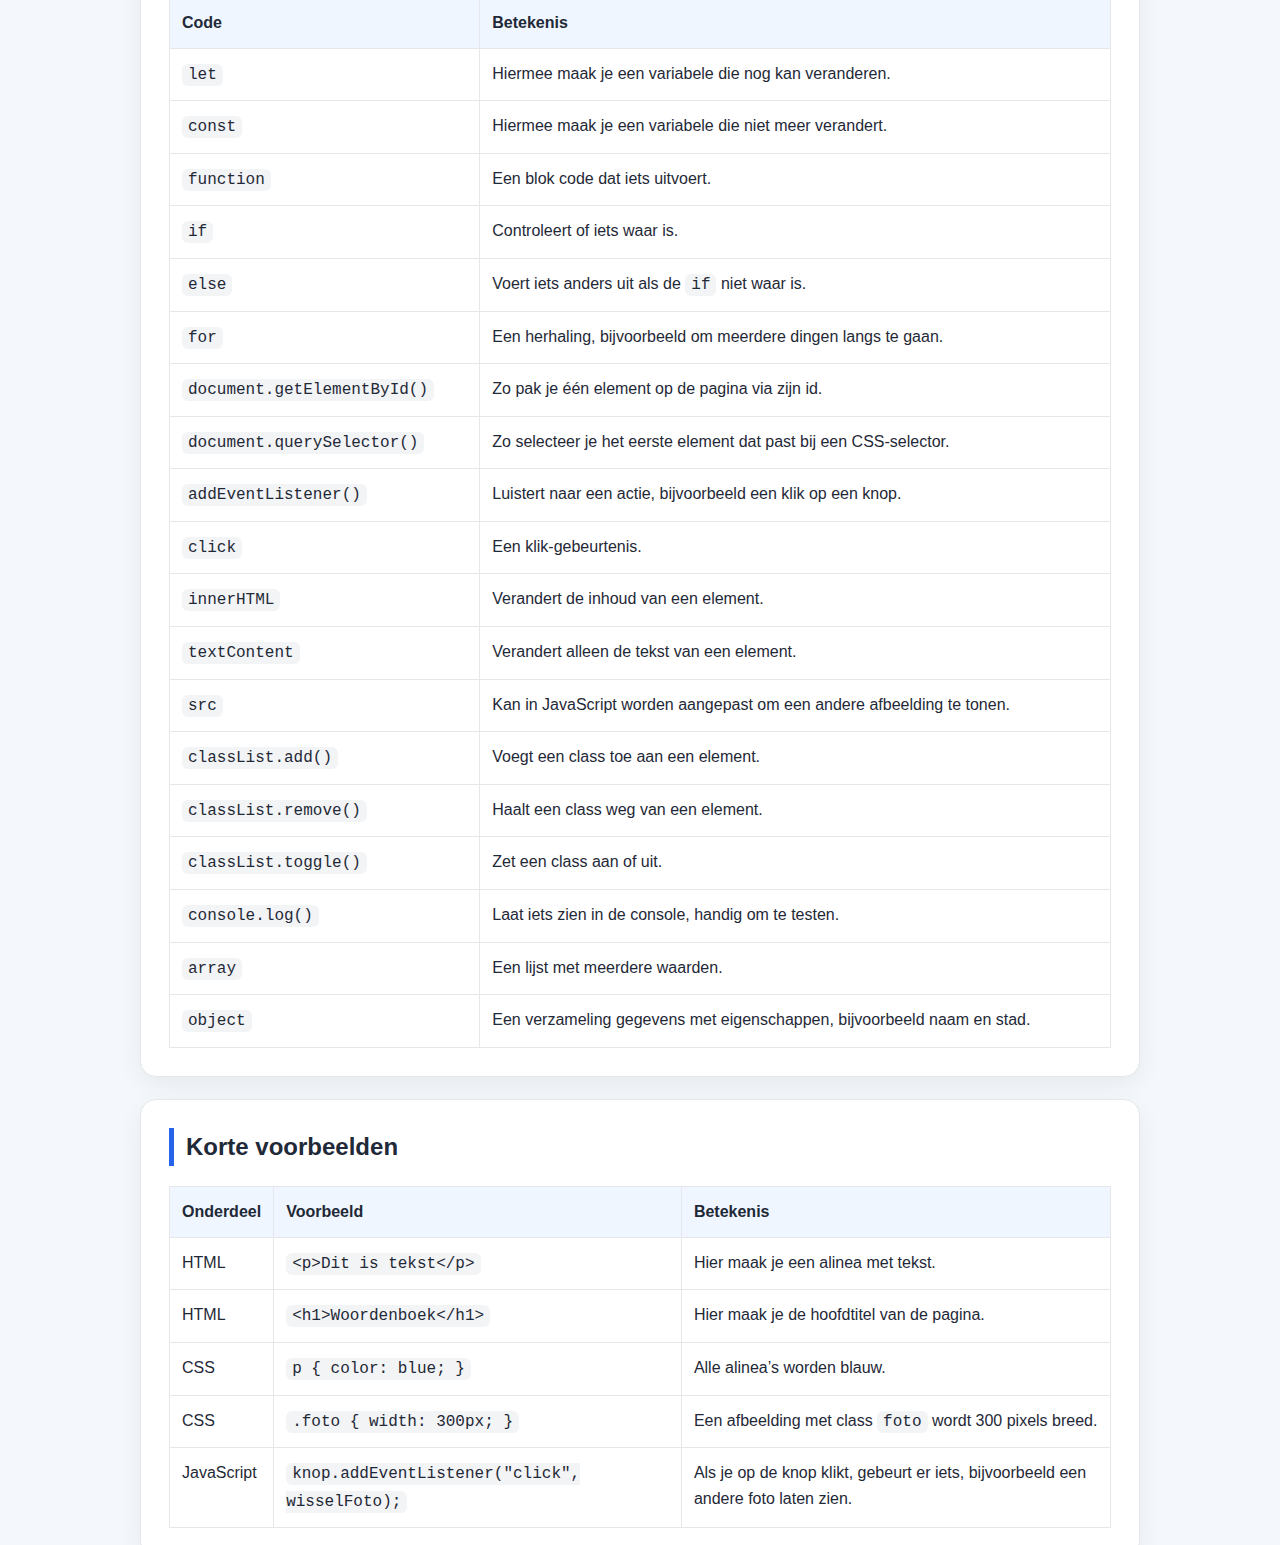
<file: htm/woordenboek_html_css_js.html>
<!DOCTYPE html>
<html lang="nl">
<head>
  <meta charset="UTF-8">
  <meta name="viewport" content="width=device-width, initial-scale=1.0">
  <title>Woordenboek HTML, CSS en JavaScript</title>
  <style>
    body{
      font-family: Arial, Helvetica, sans-serif;
      margin:0;
      background:#f4f7fb;
      color:#1f2937;
      line-height:1.6;
    }
    .container{
      max-width:1000px;
      margin:40px auto;
      padding:0 20px 40px;
    }
    .hero,.section{
      background:#fff;
      border:1px solid #e5e7eb;
      border-radius:16px;
      padding:28px;
      box-shadow:0 8px 24px rgba(0,0,0,0.06);
      margin-bottom:22px;
    }
    h1{margin:0 0 10px; font-size:2rem;}
    h2{
      margin-top:0;
      border-left:5px solid #2563eb;
      padding-left:12px;
    }
    p{margin:0 0 12px;}
    table{
      width:100%;
      border-collapse:collapse;
      margin-top:14px;
    }
    th, td{
      border:1px solid #e5e7eb;
      padding:12px;
      text-align:left;
      vertical-align:top;
    }
    th{
      background:#eff6ff;
    }
    code{
      background:#f3f4f6;
      padding:2px 6px;
      border-radius:6px;
      font-family: Consolas, monospace;
    }
    .small{
      color:#6b7280;
    }
  </style>
</head>
<body>
  <div class="container">
    <section class="hero">
      <h1>Woordenboek HTML, CSS en JavaScript</h1>
      <p>
        Dit woordenboek is een simpel overzicht van veelgebruikte onderdelen in HTML, CSS en JavaScript.
        Ik heb de betekenissen kort en duidelijk gehouden, zodat ik het kan gebruiken bij mijn website en technische rapport.
      </p>
    </section>

    <section class="section">
      <h2>HTML</h2>
      <p class="small">HTML gebruik je om de structuur van een webpagina op te bouwen.</p>
      <table>
        <tr>
          <th>Code</th>
          <th>Betekenis</th>
        </tr>
        <tr><td><code>&lt;html&gt;</code></td><td>Dit is het begin van de hele HTML-pagina.</td></tr>
        <tr><td><code>&lt;head&gt;</code></td><td>Hierin staan instellingen van de pagina, zoals de titel en koppelingen naar CSS.</td></tr>
        <tr><td><code>&lt;body&gt;</code></td><td>Hier staat alles wat zichtbaar is op de website.</td></tr>
        <tr><td><code>&lt;title&gt;</code></td><td>De titel van de pagina die je bovenin het tabblad ziet.</td></tr>
        <tr><td><code>&lt;meta&gt;</code></td><td>Extra informatie over de pagina, bijvoorbeeld tekenset of scherminstellingen.</td></tr>
        <tr><td><code>&lt;h1&gt;</code></td><td>De belangrijkste kop van de pagina.</td></tr>
        <tr><td><code>&lt;h2&gt;</code></td><td>Een tussenkop onder de hoofdkop.</td></tr>
        <tr><td><code>&lt;p&gt;</code></td><td>Een alinea tekst.</td></tr>
        <tr><td><code>&lt;a&gt;</code></td><td>Een link naar een andere pagina of website.</td></tr>
        <tr><td><code>&lt;img&gt;</code></td><td>Een afbeelding.</td></tr>
        <tr><td><code>&lt;div&gt;</code></td><td>Een algemeen blok om onderdelen te groeperen.</td></tr>
        <tr><td><code>&lt;section&gt;</code></td><td>Een groter inhoudsblok of onderdeel van de pagina.</td></tr>
        <tr><td><code>&lt;header&gt;</code></td><td>De bovenkant van de pagina, vaak met titel of menu.</td></tr>
        <tr><td><code>&lt;nav&gt;</code></td><td>Een navigatiemenu met links.</td></tr>
        <tr><td><code>&lt;main&gt;</code></td><td>Het hoofdgedeelte van de pagina.</td></tr>
        <tr><td><code>&lt;footer&gt;</code></td><td>De onderkant van de pagina.</td></tr>
        <tr><td><code>&lt;ol&gt;</code></td><td>Een geordende lijst met nummers.</td></tr>
        <tr><td><code>&lt;ul&gt;</code></td><td>Een ongeordende lijst met bolletjes.</td></tr>
        <tr><td><code>&lt;li&gt;</code></td><td>Een item in een lijst.</td></tr>
        <tr><td><code>&lt;button&gt;</code></td><td>Een knop waarop je kunt klikken.</td></tr>
        <tr><td><code>alt=""</code></td><td>Beschrijving van een afbeelding, handig als de afbeelding niet laadt en voor toegankelijkheid.</td></tr>
        <tr><td><code>class=""</code></td><td>Naam die je aan meerdere elementen kunt geven om ze met CSS te stylen.</td></tr>
        <tr><td><code>id=""</code></td><td>Unieke naam voor één specifiek element.</td></tr>
      </table>
    </section>

    <section class="section">
      <h2>CSS</h2>
      <p class="small">CSS gebruik je om de vormgeving van een website te regelen.</p>
      <table>
        <tr>
          <th>Code</th>
          <th>Betekenis</th>
        </tr>
        <tr><td><code>color</code></td><td>Verandert de kleur van tekst.</td></tr>
        <tr><td><code>background-color</code></td><td>Verandert de achtergrondkleur.</td></tr>
        <tr><td><code>font-size</code></td><td>Past de grootte van tekst aan.</td></tr>
        <tr><td><code>font-family</code></td><td>Geeft aan welk lettertype wordt gebruikt.</td></tr>
        <tr><td><code>width</code></td><td>Bepaalt de breedte van een element.</td></tr>
        <tr><td><code>height</code></td><td>Bepaalt de hoogte van een element.</td></tr>
        <tr><td><code>max-width</code></td><td>Geeft een maximale breedte, handig voor responsive design.</td></tr>
        <tr><td><code>margin</code></td><td>Ruimte buiten een element.</td></tr>
        <tr><td><code>padding</code></td><td>Ruimte binnen een element.</td></tr>
        <tr><td><code>border</code></td><td>Een rand om een element.</td></tr>
        <tr><td><code>border-radius</code></td><td>Maakt hoekjes rond.</td></tr>
        <tr><td><code>display</code></td><td>Bepaalt hoe een element zich gedraagt op de pagina.</td></tr>
        <tr><td><code>display: flex</code></td><td>Zet elementen in een flexbox, handig om uit te lijnen.</td></tr>
        <tr><td><code>flex-direction</code></td><td>Bepaalt of flex-items naast elkaar of onder elkaar staan.</td></tr>
        <tr><td><code>justify-content</code></td><td>Regelt de horizontale verdeling van elementen in flexbox.</td></tr>
        <tr><td><code>align-items</code></td><td>Regelt de uitlijning van elementen in flexbox.</td></tr>
        <tr><td><code>gap</code></td><td>Ruimte tussen flex- of grid-elementen.</td></tr>
        <tr><td><code>text-align</code></td><td>Regelt de uitlijning van tekst.</td></tr>
        <tr><td><code>position</code></td><td>Bepaalt hoe een element geplaatst wordt.</td></tr>
        <tr><td><code>box-shadow</code></td><td>Geeft een schaduw aan een element.</td></tr>
        <tr><td><code>overflow</code></td><td>Regelt wat er gebeurt als inhoud buiten een blok valt.</td></tr>
        <tr><td><code>@media</code></td><td>Gebruik je om de site anders te tonen op mobiel, tablet of laptop.</td></tr>
      </table>
    </section>

    <section class="section">
      <h2>JavaScript</h2>
      <p class="small">JavaScript gebruik je om een website interactief te maken.</p>
      <table>
        <tr>
          <th>Code</th>
          <th>Betekenis</th>
        </tr>
        <tr><td><code>let</code></td><td>Hiermee maak je een variabele die nog kan veranderen.</td></tr>
        <tr><td><code>const</code></td><td>Hiermee maak je een variabele die niet meer verandert.</td></tr>
        <tr><td><code>function</code></td><td>Een blok code dat iets uitvoert.</td></tr>
        <tr><td><code>if</code></td><td>Controleert of iets waar is.</td></tr>
        <tr><td><code>else</code></td><td>Voert iets anders uit als de <code>if</code> niet waar is.</td></tr>
        <tr><td><code>for</code></td><td>Een herhaling, bijvoorbeeld om meerdere dingen langs te gaan.</td></tr>
        <tr><td><code>document.getElementById()</code></td><td>Zo pak je één element op de pagina via zijn id.</td></tr>
        <tr><td><code>document.querySelector()</code></td><td>Zo selecteer je het eerste element dat past bij een CSS-selector.</td></tr>
        <tr><td><code>addEventListener()</code></td><td>Luistert naar een actie, bijvoorbeeld een klik op een knop.</td></tr>
        <tr><td><code>click</code></td><td>Een klik-gebeurtenis.</td></tr>
        <tr><td><code>innerHTML</code></td><td>Verandert de inhoud van een element.</td></tr>
        <tr><td><code>textContent</code></td><td>Verandert alleen de tekst van een element.</td></tr>
        <tr><td><code>src</code></td><td>Kan in JavaScript worden aangepast om een andere afbeelding te tonen.</td></tr>
        <tr><td><code>classList.add()</code></td><td>Voegt een class toe aan een element.</td></tr>
        <tr><td><code>classList.remove()</code></td><td>Haalt een class weg van een element.</td></tr>
        <tr><td><code>classList.toggle()</code></td><td>Zet een class aan of uit.</td></tr>
        <tr><td><code>console.log()</code></td><td>Laat iets zien in de console, handig om te testen.</td></tr>
        <tr><td><code>array</code></td><td>Een lijst met meerdere waarden.</td></tr>
        <tr><td><code>object</code></td><td>Een verzameling gegevens met eigenschappen, bijvoorbeeld naam en stad.</td></tr>
      </table>
    </section>

    <section class="section">
      <h2>Korte voorbeelden</h2>
      <table>
        <tr>
          <th>Onderdeel</th>
          <th>Voorbeeld</th>
          <th>Betekenis</th>
        </tr>
        <tr>
          <td>HTML</td>
          <td><code>&lt;p&gt;Dit is tekst&lt;/p&gt;</code></td>
          <td>Hier maak je een alinea met tekst.</td>
        </tr>
        <tr>
          <td>HTML</td>
          <td><code>&lt;h1&gt;Woordenboek&lt;/h1&gt;</code></td>
          <td>Hier maak je de hoofdtitel van de pagina.</td>
        </tr>
        <tr>
          <td>CSS</td>
          <td><code>p { color: blue; }</code></td>
          <td>Alle alinea’s worden blauw.</td>
        </tr>
        <tr>
          <td>CSS</td>
          <td><code>.foto { width: 300px; }</code></td>
          <td>Een afbeelding met class <code>foto</code> wordt 300 pixels breed.</td>
        </tr>
        <tr>
          <td>JavaScript</td>
          <td><code>knop.addEventListener("click", wisselFoto);</code></td>
          <td>Als je op de knop klikt, gebeurt er iets, bijvoorbeeld een andere foto laten zien.</td>
        </tr>
      </table>
    </section>
  </div>
</body>
</html>
</file>
<file: style.css>
body {
  margin: 0;
  padding: 0;
  font-family: Verdana, sans-serif;
}

/* Header (Italiaanse vlag) */
#header {
  position: fixed;
  top: 0;
  left: 0;
  width: 100%;
  background: linear-gradient(90deg,
    #ce2b37 0% 33.33%,
    #ffffff 33.33% 66.66%,
    #009246 66.66% 100%
  );
  z-index: 1000;
  box-shadow: 0 2px 6px rgba(0,0,0,0.2);
}

.header-inner {
  width: 950px;
  margin: 0 auto;
  padding: 20px 0;
  position: relative;
  box-sizing: border-box;
}

#header h1 {
  margin: 0;
  font-family: Kalam, sans-serif;
  color: rgb(7, 5, 5);
}

/* Terug knop */
.back-btn {
  position: absolute;
  right: 0;
  top: 20px;
  color: rgb(14, 11, 11);
  text-decoration: none;
  font-weight: bold;
  padding: 8px 12px;
  border: 2px solid rgb(18, 15, 15);
  border-radius: 4px;
}

.back-btn:hover {
  background-color: rgba(255,255,255,0.2);
}

/* Background kleuren per schermgrootte */
@media only screen and (min-width: 1200px) {
  body { background-color: rgb(174, 230, 173); }
}

@media only screen and (max-width: 600px) {
  body { background-color: rgb(208, 9, 9); }
}


.hero {
  margin-top: 120px; 
  width: 100%;
  height: 500px;
  overflow: hidden;
}

.hero img {
  width: 100%;
  height: 100%;
  object-fit: cover;
  display: block;
}


#inhoud {
  width: 950px;
  margin: 30px auto;
}

h2 {
  margin-top: 0;
}


.content-row {
  width: 950px;
  margin: 40px auto;
  display: flex;
  align-items: flex-start;
  gap: 30px;
}

.content-text { width: 60%; }
.content-img  { width: 40%; }

.content-img img {
  width: 100%;
  height: 300px;
  object-fit: cover;
  display: block;
}


@media (max-width: 600px) {
  #inhoud, .content-row {
    width: 95%;
  }

  .content-row {
    flex-direction: column;
  }

  .content-text, .content-img {
    width: 100%;
  }

  .content-img img {
    height: 220
    }}
    .pizza-section {
  width: 950px;
  margin: 60px auto;
  text-align: center;
}

.pizza-section p {
  max-width: 700px;
  margin: 0 auto 20px auto;
}

.pizza-image {
  width: 100%;
  margin-bottom: 20px;
}

#pizzaKnop {
  padding: 10px 20px;
  font-size: 16px;
  background-color: #ce2b37;
  color: white;
  border: none;
  cursor: pointer;
  border-radius: 4px;
}

#pizzaKnop:hover {
  background-color: #009246;
}
.pizza-image img {
  width: 100%;
  max-width: 500px;
  height: auto;
  display: block;
  margin: 0 auto;
}
</file>
